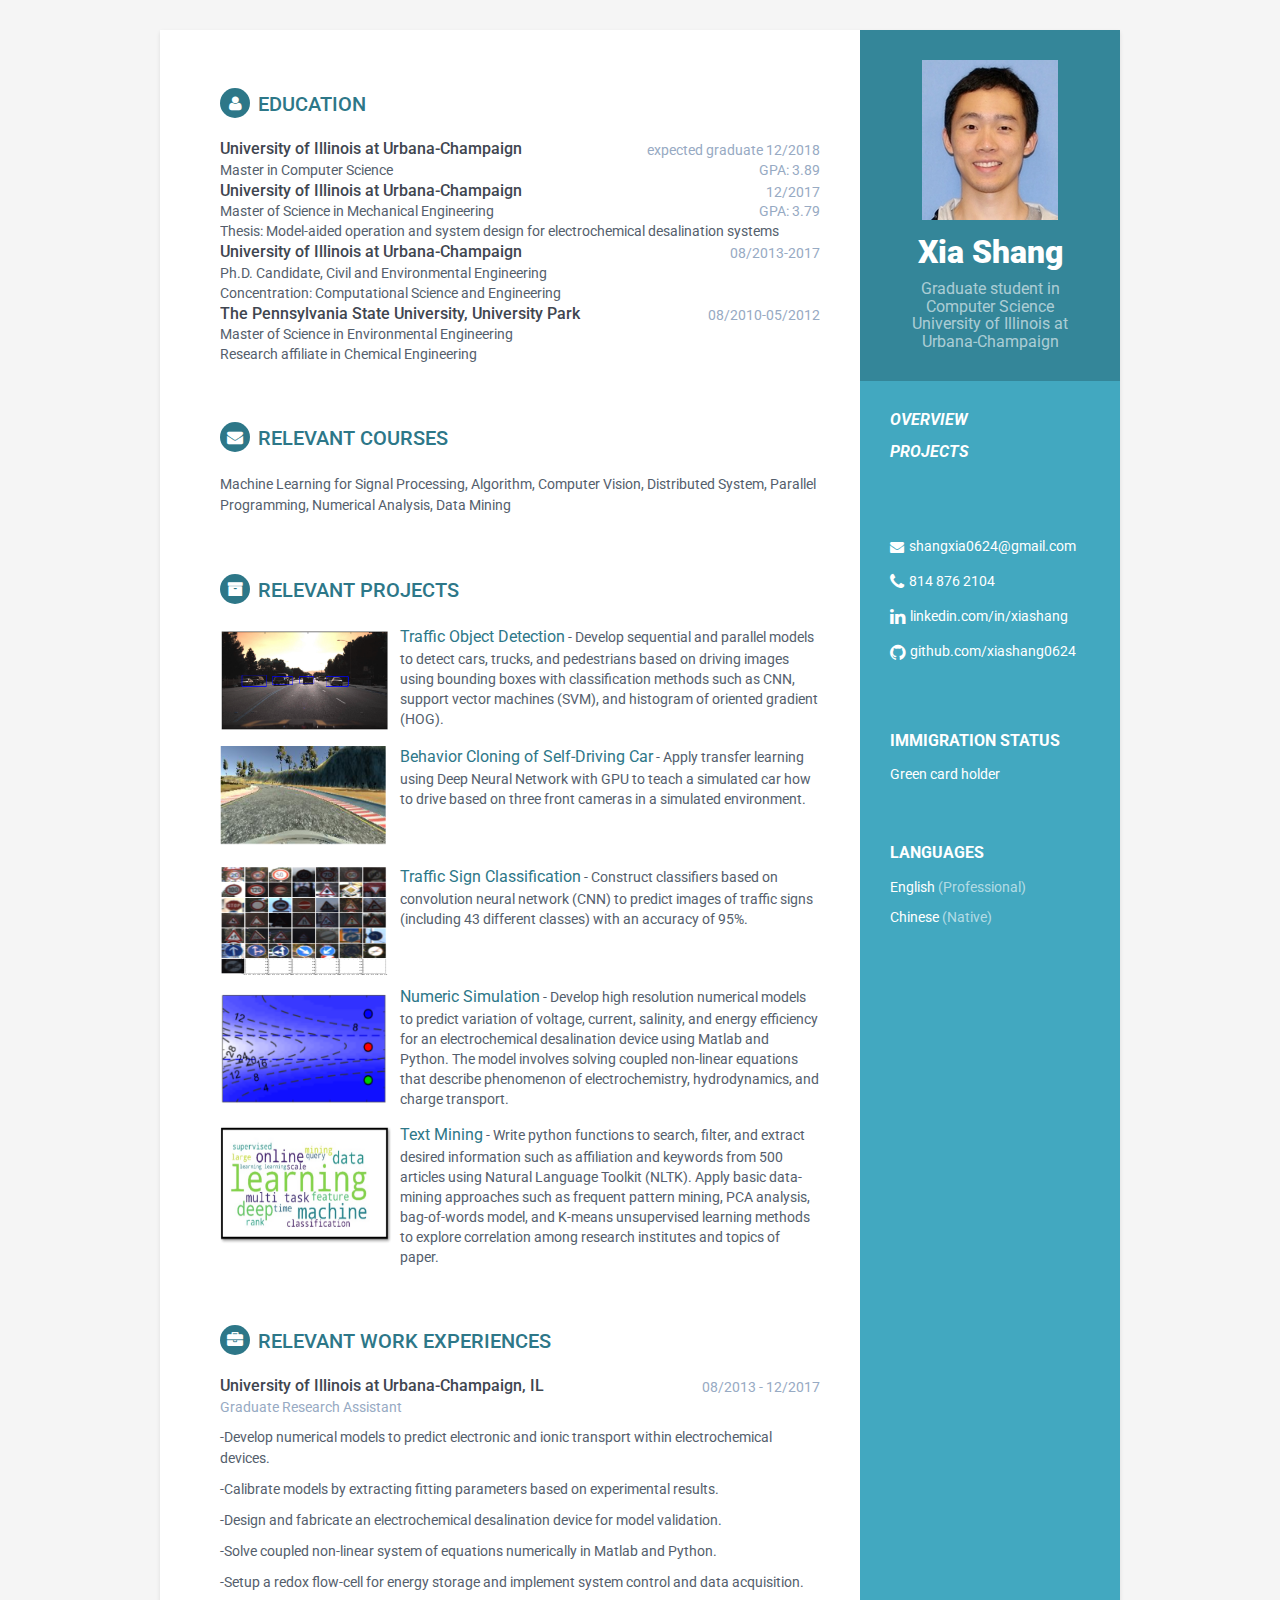
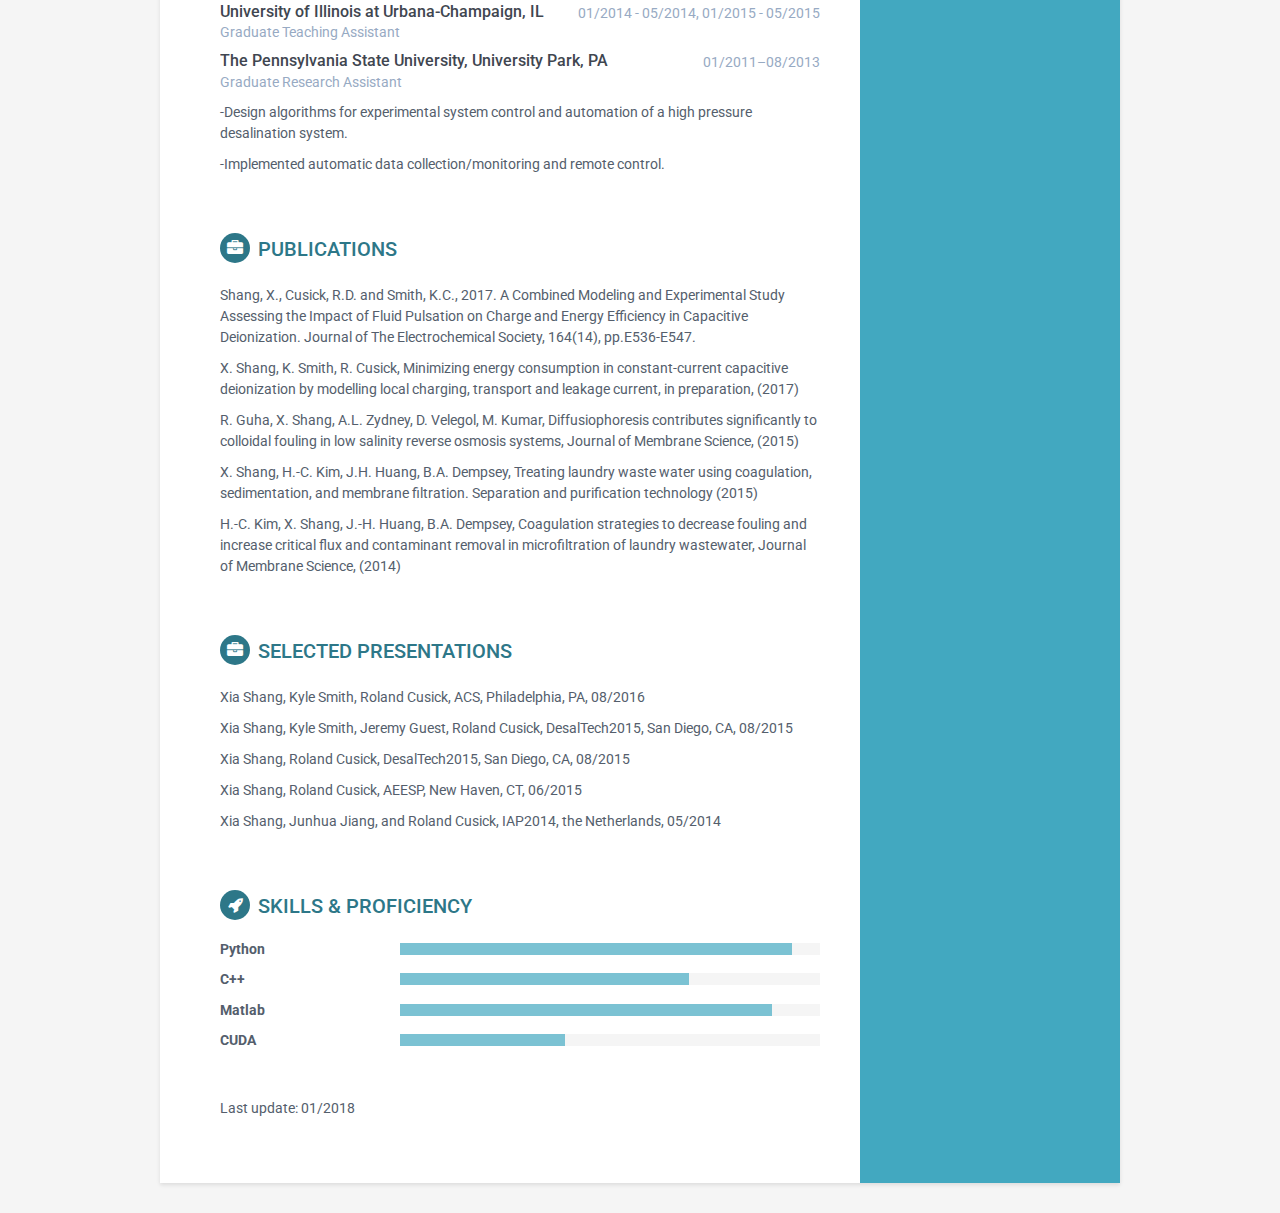
<file: index.html>
<!DOCTYPE html>

<!--[if !IE]><!--> <html lang="en"> <!--<![endif]-->
<head>
    <title>CV of Xia Shang</title>
    <!-- Meta -->
    <meta charset="utf-8">
    <meta http-equiv="X-UA-Compatible" content="IE=edge">
	<link href='https://fonts.googleapis.com/css?family=Roboto:400,500,400italic,300italic,300,500italic,700,700italic,900,900italic' rel='stylesheet' type='text/css'>
    <!-- Global CSS -->
    <link rel="stylesheet" href="assets/plugins/bootstrap/css/bootstrap.min.css">
    <!-- Plugins CSS -->
    <link rel="stylesheet" href="assets/plugins/font-awesome/css/font-awesome.css">
    <!-- Theme CSS -->
    <link id="theme-style" rel="stylesheet" href="assets/css/styles.css">

</head>

<body>
    <div class="wrapper">
        <div class="sidebar-wrapper">
            <div class="profile-container">
                <img class="profile" src="assets/images/profile_image.jpg" alt="" />
                <h1 class="name">Xia Shang</h1>
                <h3 class="tagline">Graduate student in Computer Science</h4>
				<h3 class="tagline">University of Illinois at Urbana-Champaign</h4>
            </div><!--//profile-container-->

            <div class="List-container container-block">
                <h3 class="container-block-title"><a href="https://xiashang0624.github.io/CV/"><i>Overview</i></a></h3>
		        <h3 class="container-block-title"><a href="https://xiashang0624.github.io/io/page2"><i>Projects</i></a></h3>
            </div><!--//list-container-->

            <div class="contact-container container-block">
                <ul class="list-unstyled contact-list">
                    <li class="email"><i class="fa fa-envelope"></i><a href="mailto: shangxia0624@email.com">shangxia0624@gmail.com</a></li>
                    <li class="phone"><i class="fa fa-phone"></i><a href="tel:814 876 2104">814 876 2104</a></li>
                    <li class="linkedin"><i class="fa fa-linkedin"></i><a href="https://www.linkedin.com/in/xia-shang-0a793832/">linkedin.com/in/xiashang</a></li>
                    <li class="github"><i class="fa fa-github"></i><a href="https://github.com/xiashang0624">github.com/xiashang0624</a></li>
                </ul>
            </div><!--//contact-container-->



            <div class="imigration container-block">
                <h2 class="container-block-title">Immigration Status</h2>
                <ul class="list-unstyled interests-list">
                    <li>Green card holder</li>
                </ul>
            </div><!--//interests-->

             <div class="languages-container container-block">
                <h2 class="container-block-title">Languages</h2>
                <ul class="list-unstyled interests-list">
                    <li>English <span class="lang-desc">(Professional)</span></li>
                    <li>Chinese <span class="lang-desc">(Native)</span></li>

                </ul>
            </div><!--//interests-->
        </div><!--//sidebar-wrapper-->

        <div class="main-wrapper">

            <section class="section experience-section">
                <h2 class="section-title"><i class="fa fa-user"></i>Education</h2>
                <div class="item">
                    <div class="meta">
                        <div class="upper-row">
                            <h3 class="job-title">University of Illinois at Urbana-Champaign</h3>
                            <div class="time">expected graduate 12/2018</div>
                        </div><!--//upper-row-->
                    	<div class="upper-row">
      						<div class="details">Master in Computer Science
                            <div class="GPA">GPA: 3.89</div>
                        </div><!--//upper-row-->
                    </div>
                </div><!--//item-->

                <div class="item">
                    <div class="meta">
                        <div class="upper-row">
                            <h3 class="job-title">University of Illinois at Urbana-Champaign</h3>
                            <div class="time">12/2017</div>
                        </div><!--//upper-row-->
                    	<div class="upper-row">
      						<div class="details">Master of Science in Mechanical Engineering
                            <div class="GPA">GPA: 3.79</div>
                        </div><!--//upper-row-->
						<div class="details">Thesis: Model-aided operation and system design for electrochemical desalination systems</div>
                    </div>
                </div><!--//item-->

                <div class="item">
                    <div class="meta">
                        <div class="upper-row">
                            <h3 class="job-title">University of Illinois at Urbana-Champaign</h3>
                            <div class="time">08/2013-2017</div>
                        </div><!--//upper-row-->
                    	<div class="upper-row">
      						<div class="details">Ph.D. Candidate, Civil and Environmental Engineering
						<div class="details">Concentration: Computational Science and Engineering
                        </div><!--//upper-row-->
                    </div>
                </div><!--//item-->

                <div class="item">
                    <div class="meta">
                        <div class="upper-row">
                            <h3 class="job-title">The Pennsylvania State University, University Park</h3>
                            <div class="time">08/2010-05/2012</div>
                        </div><!--//upper-row-->
                    	<div class="upper-row">
      						<div class="details">Master of Science in Environmental Engineering
                        </div><!--//upper-row-->
						<div class="details">Research affiliate in Chemical Engineering
                    </div>
                </div><!--//item-->
            </section><!--//section-->


            <section class="section experience-section">
                <h2 class="section-title"><i class="fa fa-envelope"></i>Relevant Courses</h2>
                <p> Machine Learning for Signal Processing,	Algorithm, Computer Vision, Distributed System, Parallel Programming, Numerical Analysis, Data Mining</p>

            </section><!--//section-->

            <section class="section projects-section">
                <h2 class="section-title"><i class="fa fa-archive"></i>Relevant Projects</h2>

                <div class="item">
                    <div style="clear: left;">
    				<p style="float: left;">
    				<img src="assets/images/Detection.png" alt="" height="110px" width="180px" border="2px"></p>
    				<span class="project-title"><a href="#hook">Traffic Object Detection</a></span> - <span class="project-tagline">
                        Develop sequential and parallel models to detect cars, trucks, and pedestrians based on driving
                        images using bounding boxes with classification methods such as CNN, support vector machines (SVM), and
                        histogram of oriented gradient (HOG).
					</div>
                </div><!--//item-->

            	<div class="item">
                    <div style="clear: left;">
    				<p style="float: left;">
    				<img src="assets/images/Behavior.png" alt="" height="110px" width="180px" border="2px"></p>
    				<span class="project-title"><a href="#hook">Behavior Cloning of Self-Driving Car</a></span> - <span class="project-tagline">
                        Apply transfer learning using Deep Neural Network with GPU to teach a simulated car how to drive based on three front cameras in a simulated environment.
					</div>
                </div><!--//item-->

		    	<div class="item">
                    <div style="clear: left;">
    				<p style="float: left;">
    				<img src="assets/images/Image_of_labels.png" alt="" height="110px" width="180px" border="2px"></p>
    				<span class="project-title"><a href="#hook">Traffic Sign Classification</a></span> - <span class="project-tagline">
                        Construct classifiers based on convolution neural network (CNN) to predict images of traffic signs (including 43 different classes) with an accuracy of 95%.
					</div>
                </div><!--//item-->

                <div class="item">
                    <div style="clear: left;">
    				<p style="float: left;">
    				<img src="assets/images/CDI_2.png" alt="" height="120px" width="180px" border="1px"></p>
    				<span class="project-title"><a href="https://xiashang0624.github.io/io/page2">Numeric Simulation</a></span> - <span class="project-tagline">Develop high resolution numerical models to predict variation of voltage, current, salinity, and energy efficiency for an electrochemical desalination device using Matlab and Python. The model involves solving coupled non-linear equations that describe phenomenon of electrochemistry, hydrodynamics, and charge transport. <a href="https://xiashang0624.github.io/CV/page2"><Videos demo></a> </span>
					</div>
                </div><!--//item-->

				<div class="item">
                    <div style="clear: left;">
    				<p style="float: left;">
    				<img src="assets/images/Text_mining.png" alt="" height="120px" width="180px" border="1px"></p>
    				<span class="project-title"><a href="#hook">Text Mining</a></span> - <span class="project-tagline"> Write python functions to search, filter, and extract desired information such as affiliation and
                        keywords from 500 articles using Natural Language Toolkit (NLTK). Apply basic data-mining
                        approaches such as frequent pattern mining, PCA analysis, bag-of-words model, and K-means
                        unsupervised learning methods to explore correlation among research institutes and topics of paper.</span>
					</div>
                </div><!--//item-->

            </section><!--//section-->

            <section class="section experiences-section">
                <h2 class="section-title"><i class="fa fa-briefcase"></i>Relevant Work Experiences</h2>

                <div class="item">
                    <div class="meta">
                        <div class="upper-row">
                            <h3 class="job-title">University of Illinois at Urbana-Champaign, IL</h3>
                            <div class="time">08/2013 - 12/2017</div>
                        </div><!--//upper-row-->
                        <div class="company">Graduate Research Assistant
                    </div><!--//meta-->
                    <div class="details">
                        <p>-Develop numerical models to predict electronic and ionic transport within electrochemical devices.</p>
                        <p>-Calibrate models by extracting fitting parameters based on experimental results.</p>
 			            <p>-Design and fabricate an electrochemical desalination device for model validation.</p>
                        <p>-Solve coupled non-linear system of equations numerically in Matlab and Python.</p>
			            <p>-Setup a redox flow-cell for energy storage and implement system control and data acquisition.</p>
                    </div><!--//details-->
                </div><!--//item-->
                <div class="item">
                    <div class="meta">
                        <div class="upper-row">
                            <h3 class="job-title">University of Illinois at Urbana-Champaign, IL</h3>
                            <div class="time">01/2014 - 05/2014, 01/2015 - 05/2015</div>
                        </div><!--//upper-row-->
                        <div class="company">Graduate Teaching Assistant
                    </div><!--//meta-->
                </div><!--//item-->


                <div class="item">
                    <div class="meta">
                        <div class="upper-row">
                            <h3 class="job-title">The Pennsylvania State University, University Park, PA</h3>
                            <div class="time">01/2011–08/2013</div>
                        </div><!--//upper-row-->
                        <div class="company">Graduate Research Assistant
                    </div><!--//meta-->
                    <div class="details">
                        <p>-Design algorithms for experimental system control and automation of a high pressure desalination system.</p>
                        <p>-Implemented automatic data collection/monitoring and remote control.</p>
                    </div><!--//details-->
                </div><!--//item-->

            </section><!--//section-->

			<section class="section publication-section">
                <h2 class="section-title"><i class="fa fa-briefcase"></i>Publications</h2>

                <p> Shang, X., Cusick, R.D. and Smith, K.C., 2017. A Combined Modeling and Experimental Study Assessing the Impact of Fluid Pulsation on Charge and Energy Efficiency in Capacitive Deionization. Journal of The Electrochemical Society, 164(14), pp.E536-E547. </p>
				<p> X. Shang, K. Smith, R. Cusick, Minimizing energy consumption in constant-current capacitive deionization by modelling local charging, transport and leakage current, in preparation, (2017) </p>
				<p> R. Guha, X. Shang, A.L. Zydney, D. Velegol, M. Kumar, Diffusiophoresis contributes significantly to colloidal fouling in low salinity reverse osmosis systems, Journal of Membrane Science, (2015)</p>
				<p> X. Shang, H.-C. Kim, J.H. Huang, B.A. Dempsey, Treating laundry waste water using coagulation, sedimentation, and membrane filtration. Separation and purification technology (2015)</p>
				<p> H.-C. Kim, X. Shang, J.-H. Huang, B.A. Dempsey, Coagulation strategies to decrease fouling and increase critical flux and contaminant removal in microfiltration of laundry wastewater, Journal of Membrane Science, (2014)</p>

			</section><!--//section-->

			<section class="section presentation-section">
                <h2 class="section-title"><i class="fa fa-briefcase"></i>Selected Presentations</h2>

                <p> Xia Shang, Kyle Smith, Roland Cusick, ACS, Philadelphia, PA, 08/2016  </p>
				<p> Xia Shang, Kyle Smith, Jeremy Guest, Roland Cusick, DesalTech2015, San Diego, CA, 08/2015</p>
				<p> Xia Shang, Roland Cusick, DesalTech2015, San Diego, CA, 08/2015</p>
				<p> Xia Shang, Roland Cusick, AEESP, New Haven, CT, 06/2015</p>
				<p> Xia Shang, Junhua Jiang, and Roland Cusick, IAP2014, the Netherlands, 05/2014</p>

			</section><!--//section-->

            <section class="skills-section section">
                <h2 class="section-title"><i class="fa fa-rocket"></i>Skills &amp; Proficiency</h2>
                <div class="skillset">
                    <div class="item">
                        <h3 class="level-title">Python </h3>
                        <div class="level-bar">
                            <div class="level-bar-inner" data-level="95%">
                            </div>
                        </div><!--//level-bar-->
                    </div><!--//item-->

                    <div class="item">
                        <h3 class="level-title">C++</h3>
                        <div class="level-bar">
                            <div class="level-bar-inner" data-level="70%">
                            </div>
                        </div><!--//level-bar-->
                    </div><!--//item-->


                    <div class="item">
                        <h3 class="level-title">Matlab</h3>
                        <div class="level-bar">
                            <div class="level-bar-inner" data-level="90%">
                            </div>
                        </div><!--//level-bar-->
                    </div><!--//item-->
                    <div class="item">
                        <h3 class="level-title">CUDA</h3>
                        <div class="level-bar">
                            <div class="level-bar-inner" data-level="40%">
                            <L/div>
                        </div><!--//level-bar-->
                    </div><!--//item-->

                    <div class="item">
                        <h3 class="level-title">Labview</h3>
                        <div class="level-bar">
                            <div class="level-bar-inner" data-level="70%">
                            </div>
                        </div><!--//level-bar-->
                    </div><!--//item-->

                </div>
            </section><!--//skills-section-->
             <div style="position: relative;">
                 <div style="position: absolute; bottom: 5px;">
                    Last update: 01/2018
                 </div>
              </div>
        </div><!--//main-body-->
    </div>



    <!-- Javascript -->
    <script type="text/javascript" src="assets/plugins/jquery-1.11.3.min.js"></script>
    <script type="text/javascript" src="assets/plugins/bootstrap/js/bootstrap.min.js"></script>
    <!-- custom js -->
    <script type="text/javascript" src="assets/js/main.js"></script>
</body>
</html>
</file>
<file: assets/css/styles.css>
/* 
 * Author: Xia Shang
 * Original template is designed by Xiaoying Riley
 * License: Creative Commons Attribution 3.0 License
*/
/* styles.css */
/* ======= Base ======= */
body {
  font-family: 'Roboto', sans-serif;
  color: #545E6C;
  background: #f5f5f5;
  font-size: 14px;
  padding: 30px;
  -webkit-font-smoothing: antialiased;
  -moz-osx-font-smoothing: grayscale;
}
h1,
h2,
h3,
h4,
h5,
h6 {
  font-weight: 700;
}
a {
  color: #2d7788;
  -webkit-transition: all 0.4s ease-in-out;
  -moz-transition: all 0.4s ease-in-out;
  -ms-transition: all 0.4s ease-in-out;
  -o-transition: all 0.4s ease-in-out;
}
a:hover {
  text-decoration: underline;
  color: #1a454f;
}
a:focus {
  text-decoration: none;
}
p {
  line-height: 1.5;
}
.wrapper {
  background: #42A8C0;
  max-width: 960px;
  margin: 0 auto;
  position: relative;
  -webkit-box-shadow: 0px 2px 4px rgba(0, 0, 0, 0.1);
  -moz-box-shadow: 0px 2px 4px rgba(0, 0, 0, 0.1);
  box-shadow: 0px 2px 4px rgba(0, 0, 0, 0.1);
}
.sidebar-wrapper {
  background: #42A8C0;
  position: absolute;
  right: 0;
  width: 260px;
  height: 100%;
  min-height: 800px;
  color: #fff;
}
.sidebar-wrapper a {
  color: #fff;
}
.sidebar-wrapper .profile-container {
  padding: 30px;
  background: rgba(0, 0, 0, 0.2);
  text-align: center;
  color: #fff;
}
.sidebar-wrapper .name {
  font-size: 32px;
  font-weight: 900;
  margin-top: 0;
  margin-bottom: 10px;
}
.sidebar-wrapper .tagline {
  color: rgba(255, 255, 255, 0.6);
  font-size: 16px;
  font-weight: 400;
  margin-top: 0;
  margin-bottom: 0;
}
.sidebar-wrapper .profile {
  margin-bottom: 15px;
}
.sidebar-wrapper .contact-list .fa {
  margin-right: 5px;
  font-size: 18px;
  vertical-align: middle;
}
.sidebar-wrapper .contact-list li {
  margin-bottom: 15px;
}
.sidebar-wrapper .contact-list li:last-child {
  margin-bottom: 0;
}
.sidebar-wrapper .contact-list .email .fa {
  font-size: 14px;
}
.sidebar-wrapper .container-block {
  padding: 30px;
}
.sidebar-wrapper .container-block-title {
  text-transform: uppercase;
  font-size: 16px;
  font-weight: 700;
  margin-top: 0;
  margin-bottom: 15px;
}
.sidebar-wrapper .degree {
  font-size: 14px;
  margin-top: 0;
  margin-bottom: 5px;
}
.sidebar-wrapper .education-container .item {
  margin-bottom: 15px;
}
.sidebar-wrapper .education-container .item:last-child {
  margin-bottom: 0;
}
.sidebar-wrapper .education-container .meta {
  color: rgba(255, 255, 255, 0.6);
  font-weight: 500;
  margin-bottom: 0px;
  margin-top: 0;
}
.sidebar-wrapper .education-container .time {
  color: rgba(255, 255, 255, 0.6);
  font-weight: 500;
  margin-bottom: 0px;
}
.sidebar-wrapper .languages-container .lang-desc {
  color: rgba(255, 255, 255, 0.6);
}
.sidebar-wrapper .languages-list {
  margin-bottom: 0;
}
.sidebar-wrapper .languages-list li {
  margin-bottom: 10px;
}
.sidebar-wrapper .languages-list li:last-child {
  margin-bottom: 0;
}
.sidebar-wrapper .interests-list {
  margin-bottom: 0;
}
.sidebar-wrapper .interests-list li {
  margin-bottom: 10px;
}
.sidebar-wrapper .interests-list li:last-child {
  margin-bottom: 0;
}
.main-wrapper {
  background: #fff;
  padding: 60px;
  padding-right: 300px;
}
.main-wrapper .section-title {
  text-transform: uppercase;
  font-size: 20px;
  font-weight: 500;
  color: #2d7788;
  position: relative;
  margin-top: 0;
  margin-bottom: 20px;
}
.main-wrapper .section-title .fa {
  width: 30px;
  height: 30px;
  margin-right: 8px;
  display: inline-block;
  color: #fff;
  -webkit-border-radius: 50%;
  -moz-border-radius: 50%;
  -ms-border-radius: 50%;
  -o-border-radius: 50%;
  border-radius: 50%;
  -moz-background-clip: padding;
  -webkit-background-clip: padding-box;
  background-clip: padding-box;
  background: #2d7788;
  text-align: center;
  padding-top: 8px;
  font-size: 16px;
  position: relative;
  top: -2px;
}
.main-wrapper .section {
  margin-bottom: 60px;
}
.main-wrapper .experiences-section .item {
  margin-bottom: 30px;
}
.main-wrapper .upper-row {
  position: relative;
  overflow: hidden;
  margin-bottom: 2px;
}
.main-wrapper .job-title {
  color: #3F4650;
  font-size: 16px;
  margin-top: 0;
  margin-bottom: 0;
  font-weight: 500;
}
.main-wrapper .time {
  position: absolute;
  right: 0;
  top: 0;
  color: #97AAC3;
}
.main-wrapper .GPA {
  position: absolute;
  right: 0;
  top: 0;
  color: #97AAC3;
}
.main-wrapper .company {
  margin-bottom: 10px;
  color: #97AAC3;
}
.main-wrapper .project-title {
  font-size: 16px;
  font-weight: 400;
  margin-top: 0;
  margin-bottom: 5px;
}
.main-wrapper .projects-section .intro {
  margin-bottom: 30px;
}
.main-wrapper .projects-section .item {
  margin-bottom: 15px;
}
.skillset .item {
  margin-bottom: 15px;
  overflow: hidden;
}
.skillset .level-title {
  font-size: 14px;
  margin-top: 0;
  margin-bottom: 12px;
}
.skillset .level-bar {
  height: 12px;
  background: #f5f5f5;
}
.skillset .level-bar-inner {
  height: 12px;
  background: #7bc2d3;
}
.footer {
  padding: 30px;
  padding-top: 60px;
}
.footer .copyright {
  line-height: 1.6;
  color: #545E6C;
  font-size: 13px;
}
.footer .fa-heart {
  color: #fb866a;
}
/* Extra small devices (phones, less than 768px) */
@media (max-width: 767px) {
  .sidebar-wrapper {
    position: static;
    width: inherit;
  }
  .main-wrapper {
    padding: 30px;
  }
  .main-wrapper .time {
    position: static;
    display: block;
    margin-top: 5px;
  }
  .main-wrapper .upper-row {
    margin-bottom: 0;
  }
}
/* Small devices (tablets, 768px and up) */
/* Medium devices (desktops, 992px and up) */
@media (min-width: 992px) {
  .skillset .level-title {
    display: inline-block;
    float: left;
    width: 30%;
    margin-bottom: 0;
  }
  .skillset .level-bar {
    display: inline-block;
    width: 70%;
    float: left;
    position: relative;
    top: 1px;
  }
}
/* Large devices (large desktops, 1200px and up) */
/* Ex-Large devices (large desktops, 1200px and up) */
</file>
